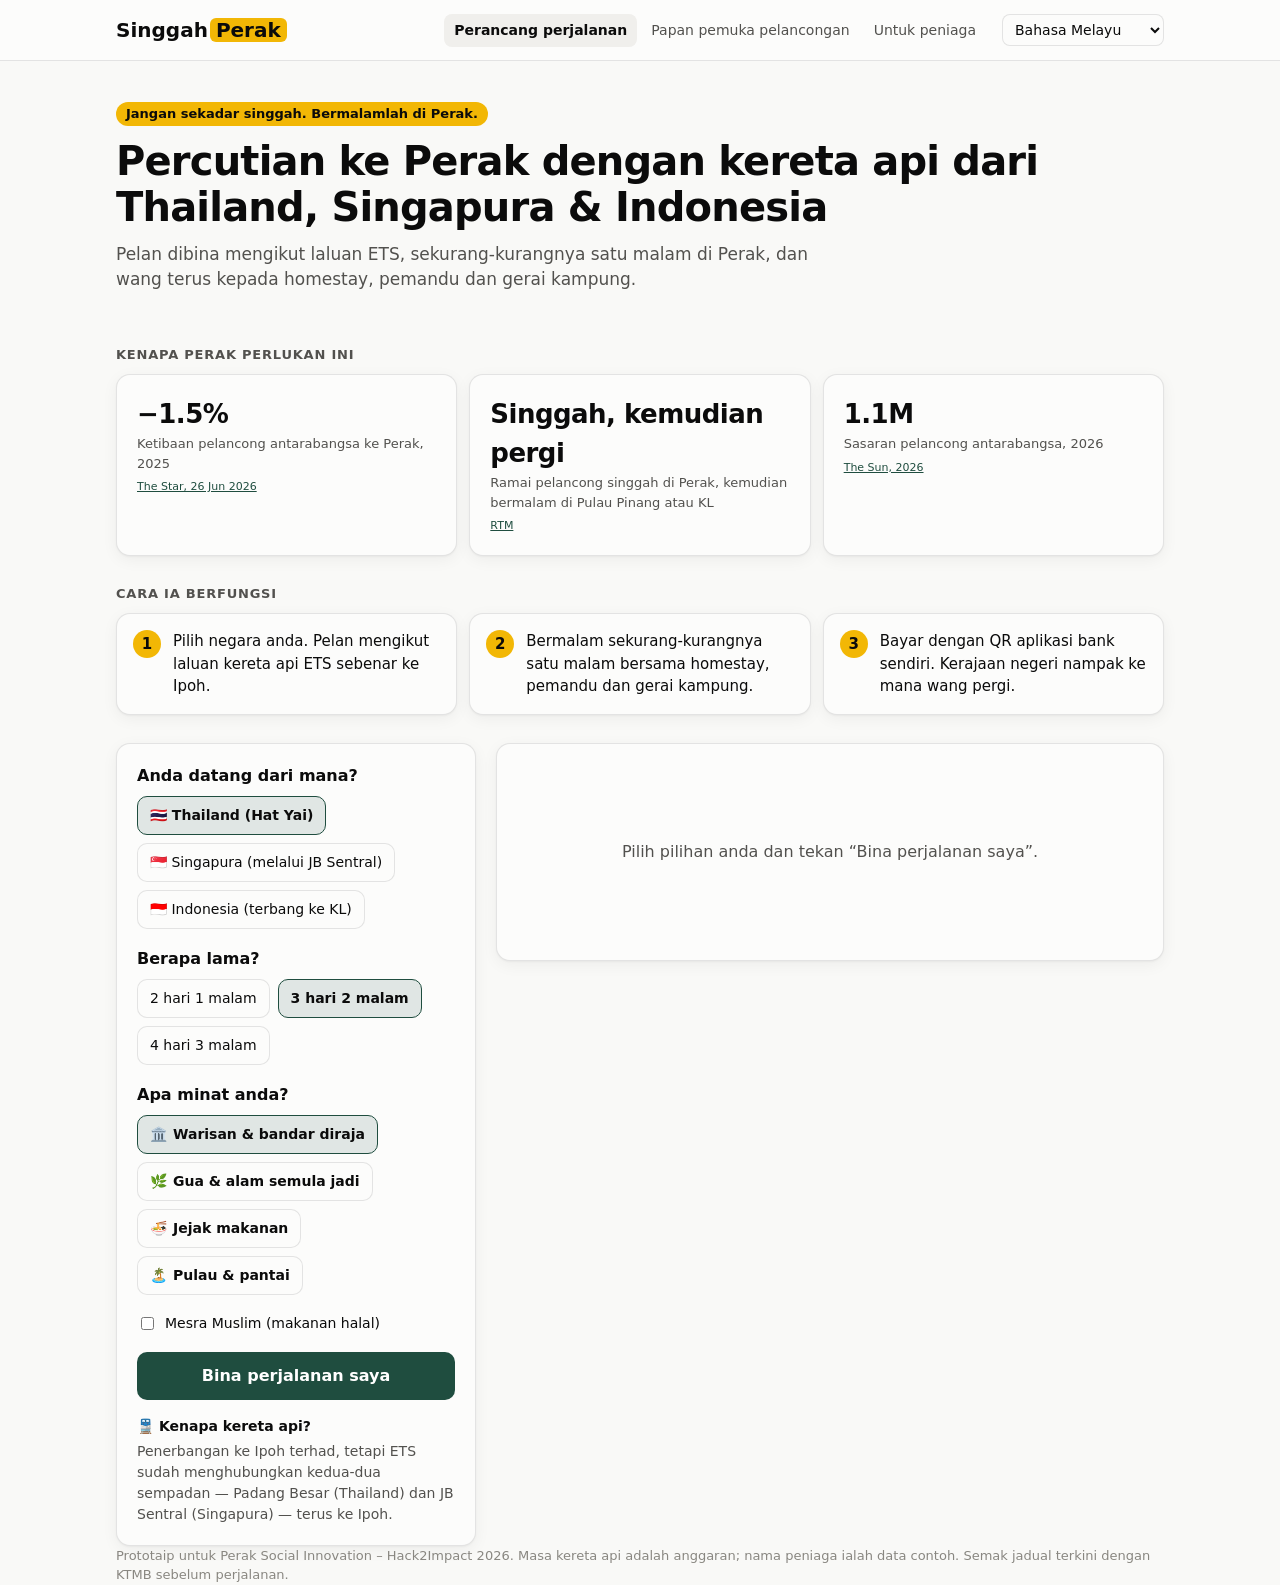
<file: index.html>
<!doctype html>
<html lang="ms">
<head>
  <meta charset="utf-8">
  <meta name="viewport" content="width=device-width, initial-scale=1">
  <title>SinggahPerak</title>
  <meta name="description" content="Rail-first trips to Perak from Thailand, Singapore and Indonesia, with money going to kampung sellers.">
  <link rel="stylesheet" href="assets/css/style.css">
</head>
<body>
  <header class="top">
    <div class="wrap">
      <a class="logo" href="index.html">Singgah<span>Perak</span></a>
      <nav class="nav">
        <a href="index.html" aria-current="page" data-i18n="nav_planner"></a>
        <a href="dashboard.html" data-i18n="nav_dashboard"></a>
        <a href="seller.html" data-i18n="nav_seller"></a>
      </nav>
      <select id="lang" aria-label="Language"></select>
    </div>
  </header>

  <main class="wrap">
    <section class="hero">
      <span class="tag" data-i18n="tagline"></span>
      <h1 data-i18n="hero_title"></h1>
      <p data-i18n="hero_sub"></p>
    </section>

    <section class="problem" aria-labelledby="prob-title">
      <h2 class="section-title" id="prob-title" data-i18n="prob_title"></h2>
      <div class="tiles three">
        <div class="card tile">
          <div class="v">−1.5%</div>
          <div class="k" data-i18n="prob_intl"></div>
          <div class="src"><a href="https://www.thestar.com.my/metro/metro-news/2026/06/26/foreign-visitors-down-domestic-tourists-up-in-perak" target="_blank" rel="noopener">The Star, 26 Jun 2026</a></div>
        </div>
        <div class="card tile">
          <div class="v" data-i18n="prob_transit_v"></div>
          <div class="k" data-i18n="prob_transit"></div>
          <div class="src"><a href="https://berita.rtm.gov.my/niaga/senarai-berita-niaga/senarai-artikel/perak-fokus-tingkat-penginapan-pelancong-tarik-pelabur-hotel-antarabangsa/" target="_blank" rel="noopener">RTM</a></div>
        </div>
        <div class="card tile">
          <div class="v">1.1M</div>
          <div class="k" data-i18n="prob_target"></div>
          <div class="src"><a href="https://thesun.my/news/malaysia-news/people-issues/perak-targets-regional-tourists-from-thailand-indonesia-and-singapore-for-vm2026/" target="_blank" rel="noopener">The Sun, 2026</a></div>
        </div>
      </div>
      <h2 class="section-title" data-i18n="how_title"></h2>
      <ol class="steps">
        <li class="card"><span class="num">1</span><span data-i18n="how_1"></span></li>
        <li class="card"><span class="num">2</span><span data-i18n="how_2"></span></li>
        <li class="card"><span class="num">3</span><span data-i18n="how_3"></span></li>
      </ol>
    </section>

    <div class="spacer"></div>

    <div class="grid-2">
      <form id="planner" class="card">
        <div class="field">
          <span class="label" data-i18n="step_origin"></span>
          <div class="choices" id="origins"></div>
        </div>
        <div class="field">
          <span class="label" data-i18n="step_days"></span>
          <div class="choices">
            <label class="choice"><input type="radio" name="days" value="2"><span data-i18n="dur_2"></span></label>
            <label class="choice"><input type="radio" name="days" value="3" checked><span data-i18n="dur_3"></span></label>
            <label class="choice"><input type="radio" name="days" value="4"><span data-i18n="dur_4"></span></label>
          </div>
        </div>
        <div class="field">
          <span class="label" data-i18n="step_interests"></span>
          <div class="choices">
            <label class="choice"><input type="checkbox" name="interest" value="heritage" checked><span>🏛️ <b data-i18n="int_heritage"></b></span></label>
            <label class="choice"><input type="checkbox" name="interest" value="nature"><span>🌿 <b data-i18n="int_nature"></b></span></label>
            <label class="choice"><input type="checkbox" name="interest" value="food"><span>🍜 <b data-i18n="int_food"></b></span></label>
            <label class="choice"><input type="checkbox" name="interest" value="beach"><span>🏝️ <b data-i18n="int_beach"></b></span></label>
          </div>
        </div>
        <div class="field">
          <label class="toggle"><input type="checkbox" name="halal"> <span data-i18n="halal"></span></label>
        </div>
        <button class="btn" type="submit" data-i18n="btn_generate"></button>
        <div class="why">
          <strong>🚆 <span data-i18n="why_title"></span></strong>
          <span data-i18n="why_body"></span>
        </div>
      </form>

      <section id="plan" class="card" aria-live="polite">
        <p class="empty" data-i18n="empty_state"></p>
      </section>
    </div>
  </main>

  <dialog id="book">
    <div class="demo-banner" data-i18n="modal_demo"></div>
    <h2 data-i18n="modal_title" style="margin:16px 0 4px"></h2>
    <div id="book-summary"></div>
    <div class="qr-wrap"><canvas id="qr" width="180" height="180" aria-hidden="true"></canvas><div class="stamp">DEMO</div></div>
    <p style="text-align:center;font-size:14px;margin:0" data-i18n="modal_scan"></p>
    <div class="row">
      <button class="btn secondary" id="book-cancel" type="button" data-i18n="modal_cancel"></button>
      <button class="btn" id="book-confirm" type="button" data-i18n="modal_confirm"></button>
    </div>
  </dialog>

  <footer class="wrap">
    <span data-i18n="proto_note"></span>
    <span data-i18n="verify_trains"></span>
  </footer>

  <script src="assets/js/core.js"></script>
  <script src="assets/js/i18n.js"></script>
  <script src="assets/js/planner.js"></script>
</body>
</html>
</file>
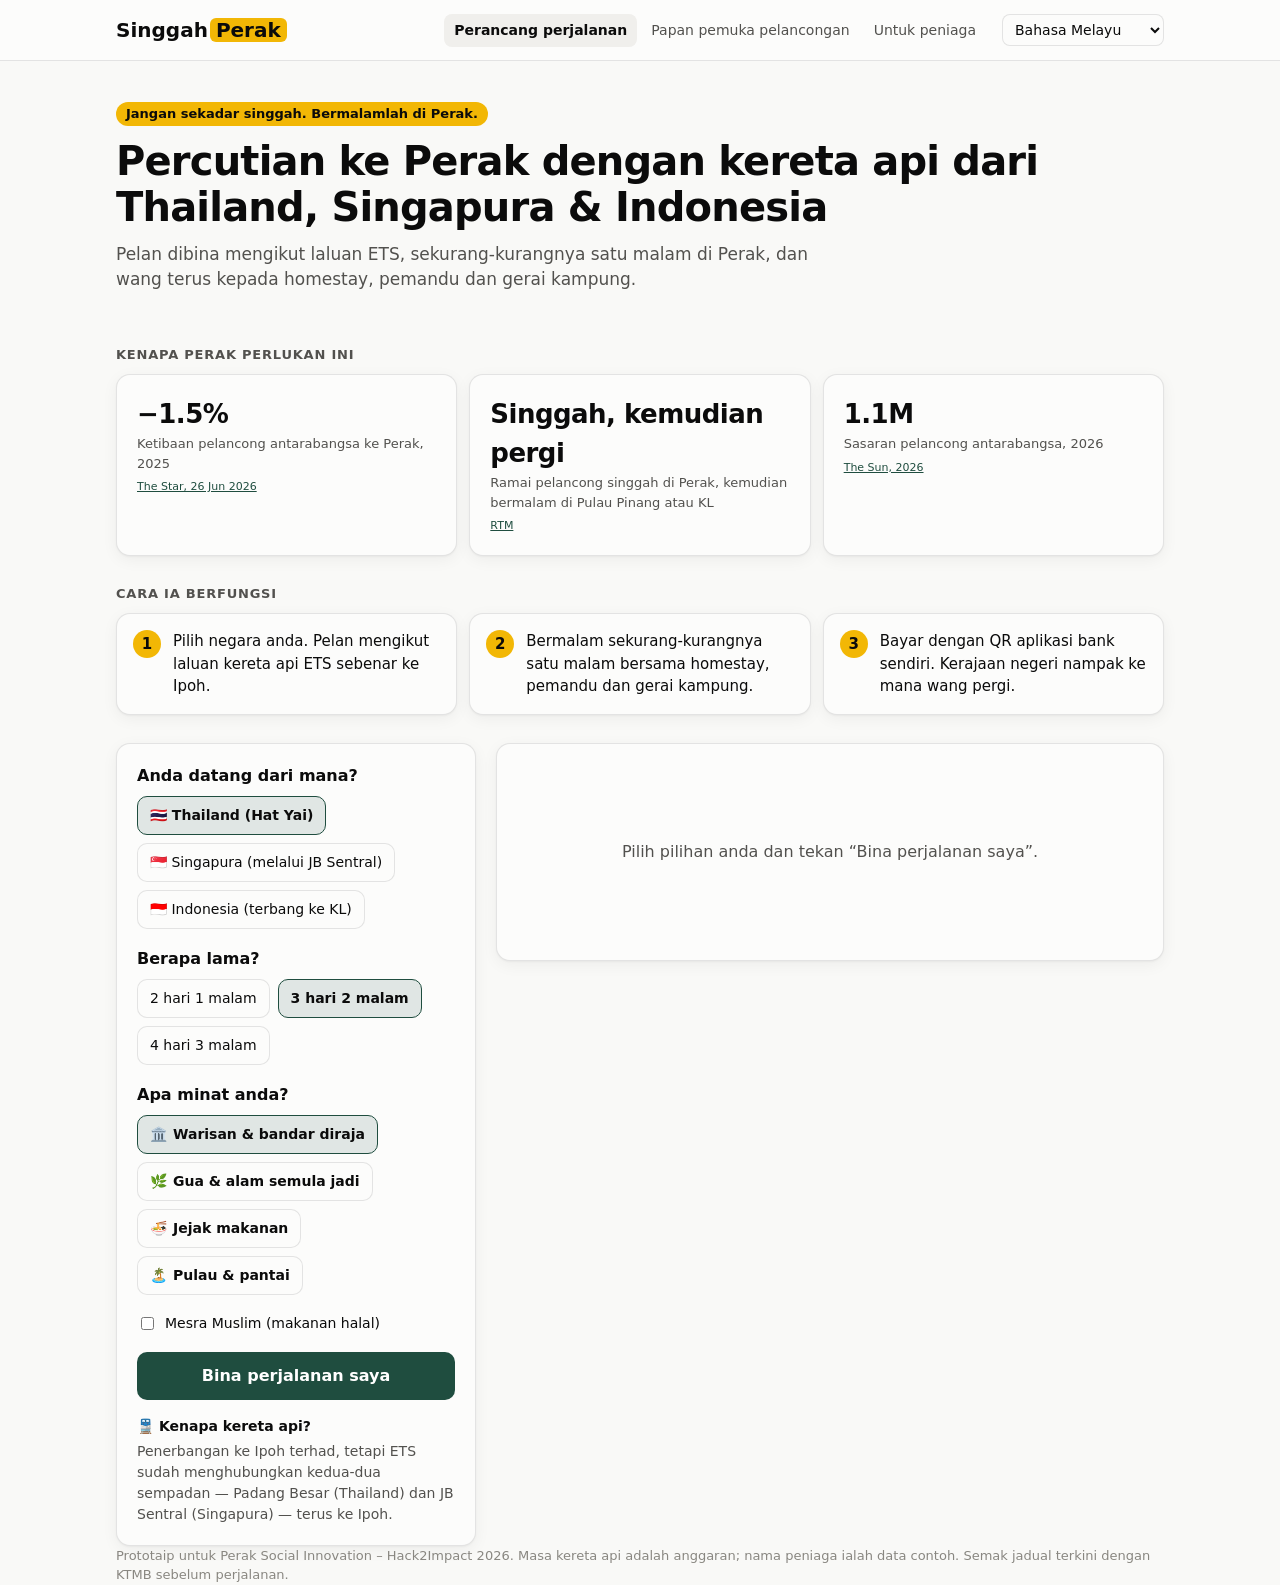
<file: public/index.html>
<!doctype html>
<html lang="ms">
<head>
  <meta charset="utf-8">
  <meta name="viewport" content="width=device-width, initial-scale=1">
  <title>SinggahPerak</title>
  <meta name="description" content="Rail-first trips to Perak from Thailand, Singapore and Indonesia, with money going to kampung sellers.">
  <link rel="stylesheet" href="assets/css/style.css">
</head>
<body>
  <header class="top">
    <div class="wrap">
      <a class="logo" href="index.html">Singgah<span>Perak</span></a>
      <nav class="nav">
        <a href="index.html" aria-current="page" data-i18n="nav_planner"></a>
        <a href="dashboard.html" data-i18n="nav_dashboard"></a>
        <a href="seller.html" data-i18n="nav_seller"></a>
      </nav>
      <select id="lang" aria-label="Language"></select>
    </div>
  </header>

  <main class="wrap">
    <section class="hero">
      <span class="tag" data-i18n="tagline"></span>
      <h1 data-i18n="hero_title"></h1>
      <p data-i18n="hero_sub"></p>
    </section>

    <section class="problem" aria-labelledby="prob-title">
      <h2 class="section-title" id="prob-title" data-i18n="prob_title"></h2>
      <div class="tiles three">
        <div class="card tile">
          <div class="v">−1.5%</div>
          <div class="k" data-i18n="prob_intl"></div>
          <div class="src"><a href="https://www.thestar.com.my/metro/metro-news/2026/06/26/foreign-visitors-down-domestic-tourists-up-in-perak" target="_blank" rel="noopener">The Star, 26 Jun 2026</a></div>
        </div>
        <div class="card tile">
          <div class="v" data-i18n="prob_transit_v"></div>
          <div class="k" data-i18n="prob_transit"></div>
          <div class="src"><a href="https://berita.rtm.gov.my/niaga/senarai-berita-niaga/senarai-artikel/perak-fokus-tingkat-penginapan-pelancong-tarik-pelabur-hotel-antarabangsa/" target="_blank" rel="noopener">RTM</a></div>
        </div>
        <div class="card tile">
          <div class="v">1.1M</div>
          <div class="k" data-i18n="prob_target"></div>
          <div class="src"><a href="https://thesun.my/news/malaysia-news/people-issues/perak-targets-regional-tourists-from-thailand-indonesia-and-singapore-for-vm2026/" target="_blank" rel="noopener">The Sun, 2026</a></div>
        </div>
      </div>
      <h2 class="section-title" data-i18n="how_title"></h2>
      <ol class="steps">
        <li class="card"><span class="num">1</span><span data-i18n="how_1"></span></li>
        <li class="card"><span class="num">2</span><span data-i18n="how_2"></span></li>
        <li class="card"><span class="num">3</span><span data-i18n="how_3"></span></li>
      </ol>
    </section>

    <div class="spacer"></div>

    <div class="grid-2">
      <form id="planner" class="card">
        <div class="field">
          <span class="label" data-i18n="step_origin"></span>
          <div class="choices" id="origins"></div>
        </div>
        <div class="field">
          <span class="label" data-i18n="step_days"></span>
          <div class="choices">
            <label class="choice"><input type="radio" name="days" value="2"><span data-i18n="dur_2"></span></label>
            <label class="choice"><input type="radio" name="days" value="3" checked><span data-i18n="dur_3"></span></label>
            <label class="choice"><input type="radio" name="days" value="4"><span data-i18n="dur_4"></span></label>
          </div>
        </div>
        <div class="field">
          <span class="label" data-i18n="step_interests"></span>
          <div class="choices">
            <label class="choice"><input type="checkbox" name="interest" value="heritage" checked><span>🏛️ <b data-i18n="int_heritage"></b></span></label>
            <label class="choice"><input type="checkbox" name="interest" value="nature"><span>🌿 <b data-i18n="int_nature"></b></span></label>
            <label class="choice"><input type="checkbox" name="interest" value="food"><span>🍜 <b data-i18n="int_food"></b></span></label>
            <label class="choice"><input type="checkbox" name="interest" value="beach"><span>🏝️ <b data-i18n="int_beach"></b></span></label>
          </div>
        </div>
        <div class="field">
          <label class="toggle"><input type="checkbox" name="halal"> <span data-i18n="halal"></span></label>
        </div>
        <button class="btn" type="submit" data-i18n="btn_generate"></button>
        <div class="why">
          <strong>🚆 <span data-i18n="why_title"></span></strong>
          <span data-i18n="why_body"></span>
        </div>
      </form>

      <section id="plan" class="card" aria-live="polite">
        <p class="empty" data-i18n="empty_state"></p>
      </section>
    </div>
  </main>

  <dialog id="book">
    <div class="demo-banner" data-i18n="modal_demo"></div>
    <h2 data-i18n="modal_title" style="margin:16px 0 4px"></h2>
    <div id="book-summary"></div>
    <div class="qr-wrap"><canvas id="qr" width="180" height="180" aria-hidden="true"></canvas><div class="stamp">DEMO</div></div>
    <p style="text-align:center;font-size:14px;margin:0" data-i18n="modal_scan"></p>
    <div class="row">
      <button class="btn secondary" id="book-cancel" type="button" data-i18n="modal_cancel"></button>
      <button class="btn" id="book-confirm" type="button" data-i18n="modal_confirm"></button>
    </div>
  </dialog>

  <footer class="wrap">
    <span data-i18n="proto_note"></span>
    <span data-i18n="verify_trains"></span>
  </footer>

  <script src="assets/js/trains.js"></script>
  <script src="assets/js/core.js"></script>
  <script src="assets/js/i18n.js"></script>
  <script src="assets/js/planner.js"></script>
</body>
</html>
</file>
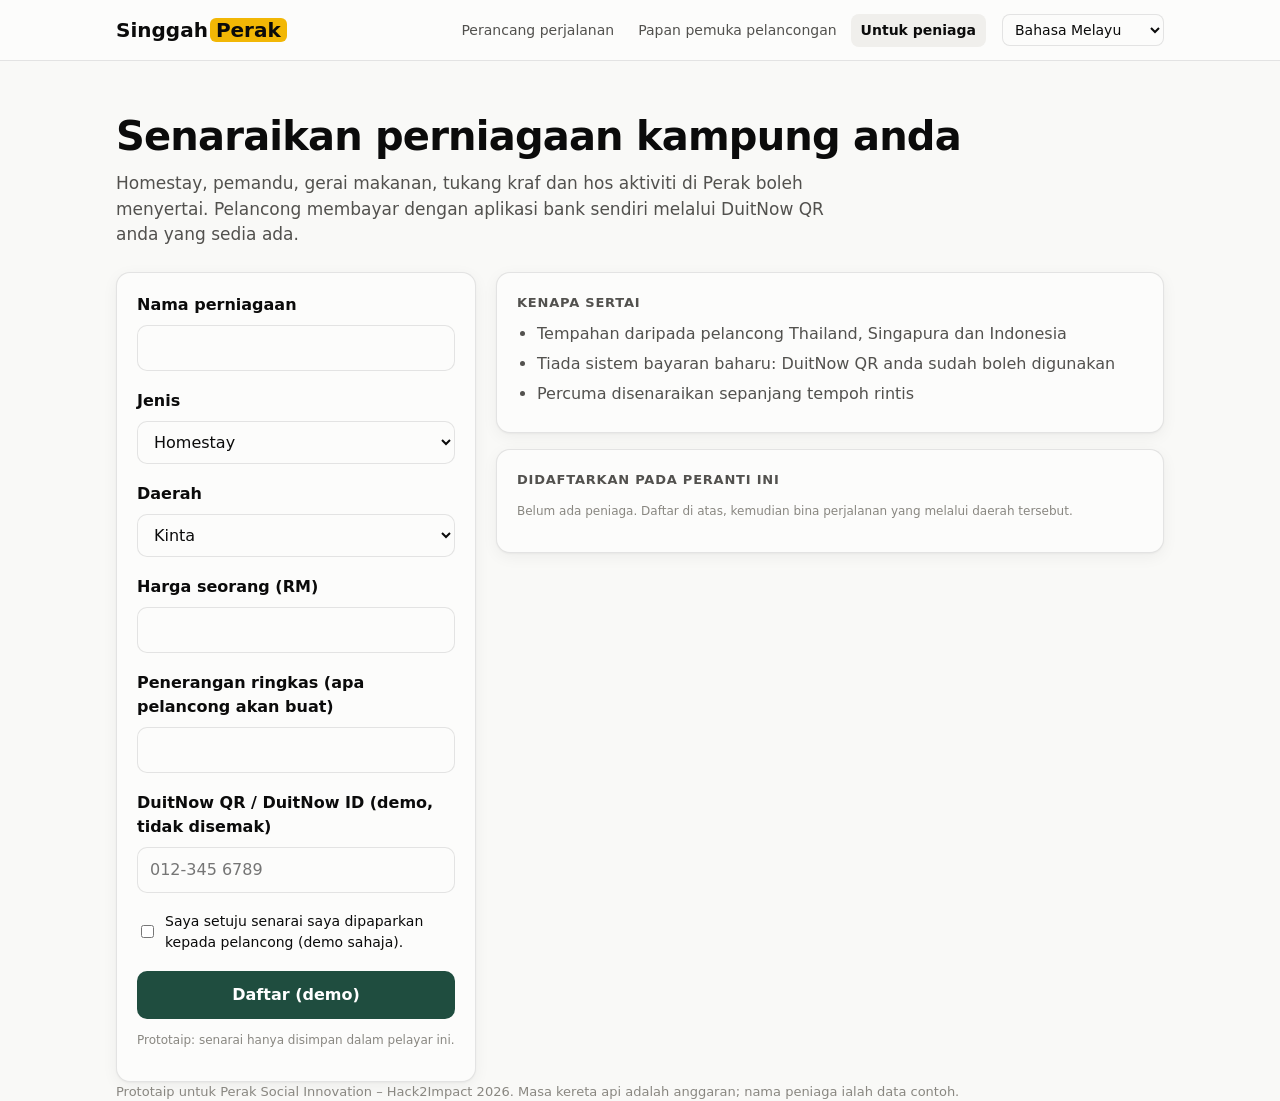
<file: seller.html>
<!doctype html>
<html lang="ms">
<head>
  <meta charset="utf-8">
  <meta name="viewport" content="width=device-width, initial-scale=1">
  <title>SinggahPerak Sellers</title>
  <meta name="description" content="Kampung sellers in Perak list their homestays, guiding, food and crafts on SinggahPerak.">
  <link rel="stylesheet" href="assets/css/style.css">
</head>
<body>
  <header class="top">
    <div class="wrap">
      <a class="logo" href="index.html">Singgah<span>Perak</span></a>
      <nav class="nav">
        <a href="index.html" data-i18n="nav_planner"></a>
        <a href="dashboard.html" data-i18n="nav_dashboard"></a>
        <a href="seller.html" aria-current="page" data-i18n="nav_seller"></a>
      </nav>
      <select id="lang" aria-label="Language"></select>
    </div>
  </header>

  <main class="wrap">
    <section class="hero">
      <h1 data-i18n="sel_title"></h1>
      <p data-i18n="sel_sub"></p>
    </section>

    <div class="grid-2">
      <form id="seller-form" class="card">
        <div class="field">
          <label class="label" for="f-name" data-i18n="f_name"></label>
          <input class="input" id="f-name" name="name" required maxlength="60">
        </div>
        <div class="field">
          <label class="label" for="f-type" data-i18n="f_type"></label>
          <select class="input" id="f-type" name="type"></select>
        </div>
        <div class="field">
          <label class="label" for="f-district" data-i18n="f_district"></label>
          <select class="input" id="f-district" name="district"></select>
        </div>
        <div class="field">
          <label class="label" for="f-price" data-i18n="f_price"></label>
          <input class="input" id="f-price" name="price" type="number" min="1" max="2000" step="1" required>
        </div>
        <div class="field">
          <label class="label" for="f-desc" data-i18n="f_desc"></label>
          <input class="input" id="f-desc" name="desc" maxlength="100">
        </div>
        <div class="field">
          <label class="label" for="f-duitnow" data-i18n="f_duitnow"></label>
          <input class="input" id="f-duitnow" name="duitnow" maxlength="40" placeholder="012-345 6789">
        </div>
        <div class="field">
          <label class="toggle"><input type="checkbox" name="consent" required> <span data-i18n="f_consent"></span></label>
        </div>
        <button class="btn" type="submit" data-i18n="f_submit"></button>
        <p class="note" data-i18n="sel_note"></p>
      </form>

      <div>
        <section class="card">
          <h2 class="section-title" style="margin-top:0" data-i18n="sel_why_title"></h2>
          <ul class="why-list">
            <li data-i18n="sel_why_1"></li>
            <li data-i18n="sel_why_2"></li>
            <li data-i18n="sel_why_3"></li>
          </ul>
        </section>
        <section class="card" style="margin-top:16px">
          <h2 class="section-title" style="margin-top:0" data-i18n="sel_list"></h2>
          <div id="seller-list"></div>
        </section>
      </div>
    </div>
  </main>

  <footer class="wrap">
    <span data-i18n="proto_note"></span>
  </footer>

  <script src="assets/js/core.js"></script>
  <script src="assets/js/i18n.js"></script>
  <script src="assets/js/seller.js"></script>
</body>
</html>
</file>
<file: assets/css/style.css>
:root {
  color-scheme: light;
  --bg: #f9f9f7;
  --surface: #fcfcfb;
  --surface-2: #f0efec;
  --ink: #0b0b0b;
  --ink-2: #52514e;
  --muted: #898781;
  --line: #e1e0d9;
  --border: rgba(11, 11, 11, 0.1);
  --brand: #1f4d3f;        /* deep green */
  --brand-ink: #ffffff;
  --gold: #f2b705;         /* Perak yellow */
  --gold-ink: #0b0b0b;
  --series-1: #2a78d6;
  --good: #006300;
  --radius: 14px;
  --shadow: 0 1px 2px rgba(0, 0, 0, 0.04), 0 4px 16px rgba(0, 0, 0, 0.05);
  font-family: system-ui, -apple-system, "Segoe UI", "Noto Sans Thai", "Noto Sans SC", sans-serif;
}

@media (prefers-color-scheme: dark) {
  :root:where(:not([data-theme="light"])) {
    color-scheme: dark;
    --bg: #0d0d0d;
    --surface: #1a1a19;
    --surface-2: #262624;
    --ink: #f0efec;
    --ink-2: #c3c2b7;
    --line: #2c2c2a;
    --border: rgba(255, 255, 255, 0.1);
    --brand: #4fae8f;
    --brand-ink: #0b0b0b;
    --series-1: #3987e5;
    --good: #0ca30c;
  }
}
:root[data-theme="dark"] {
  color-scheme: dark;
  --bg: #0d0d0d;
  --surface: #1a1a19;
  --surface-2: #262624;
  --ink: #f0efec;
  --ink-2: #c3c2b7;
  --line: #2c2c2a;
  --border: rgba(255, 255, 255, 0.1);
  --brand: #4fae8f;
  --brand-ink: #0b0b0b;
  --series-1: #3987e5;
  --good: #0ca30c;
}

* { box-sizing: border-box; }
body {
  margin: 0;
  background: var(--bg);
  color: var(--ink);
  line-height: 1.5;
}
a { color: var(--brand); }
.wrap { max-width: 1080px; margin: 0 auto; padding: 0 16px; }

/* Header */
.top {
  position: sticky; top: 0; z-index: 10;
  background: var(--surface);
  border-bottom: 1px solid var(--border);
}
.top .wrap { display: flex; align-items: center; gap: 16px; height: 60px; }
.logo { font-weight: 800; font-size: 20px; text-decoration: none; color: var(--ink); white-space: nowrap; }
.logo span { background: var(--gold); color: var(--gold-ink); padding: 0 6px; border-radius: 6px; margin-left: 2px; }
.nav { display: flex; gap: 4px; margin-left: auto; }
.nav a {
  text-decoration: none; color: var(--ink-2); padding: 6px 10px; border-radius: 8px; font-size: 14px; white-space: nowrap;
}
.nav a[aria-current="page"] { background: var(--surface-2); color: var(--ink); font-weight: 600; }
@media (max-width: 640px) {
  .top .wrap { flex-wrap: wrap; height: auto; padding-top: 10px; padding-bottom: 8px; gap: 8px; }
  .nav { order: 3; width: 100%; margin-left: 0; overflow-x: auto; }
  select#lang { margin-left: auto; max-width: 150px; }
}
select#lang {
  font: inherit; font-size: 14px; padding: 6px 8px; border-radius: 8px;
  border: 1px solid var(--border); background: var(--surface); color: var(--ink);
}

/* Hero */
.hero { padding: 40px 0 24px; }
.hero .tag { display: inline-block; background: var(--gold); color: var(--gold-ink); font-weight: 700; font-size: 13px; padding: 2px 10px; border-radius: 999px; }
.hero h1 { font-size: clamp(26px, 4.5vw, 40px); line-height: 1.15; margin: 12px 0; letter-spacing: -0.02em; }
.hero p { color: var(--ink-2); max-width: 720px; margin: 0; font-size: 17px; }

/* Cards */
.card {
  background: var(--surface); border: 1px solid var(--border); border-radius: var(--radius);
  box-shadow: var(--shadow); padding: 20px;
}
.grid-2 { display: grid; grid-template-columns: 360px 1fr; gap: 20px; align-items: start; }
@media (max-width: 860px) { .grid-2 { grid-template-columns: 1fr; } }

/* Form */
.field { margin-bottom: 18px; }
.field > .label { font-weight: 700; margin-bottom: 8px; display: block; }
.choices { display: flex; flex-wrap: wrap; gap: 8px; }
.choice { position: relative; }
.choice input { position: absolute; opacity: 0; inset: 0; cursor: pointer; }
.choice span {
  display: inline-flex; align-items: center; gap: 6px;
  padding: 8px 12px; border-radius: 10px; border: 1px solid var(--border);
  background: var(--surface); font-size: 14px; cursor: pointer;
}
.choice input:checked + span { border-color: var(--brand); background: color-mix(in srgb, var(--brand) 12%, transparent); font-weight: 600; }
.choice input:focus-visible + span { outline: 2px solid var(--brand); outline-offset: 2px; }
.toggle { display: flex; gap: 8px; align-items: center; font-size: 14px; cursor: pointer; }
.btn {
  font: inherit; font-weight: 700; border: 0; cursor: pointer;
  background: var(--brand); color: var(--brand-ink);
  padding: 12px 18px; border-radius: 10px; width: 100%;
}
.btn:hover { filter: brightness(1.08); }
.btn.secondary { background: var(--surface-2); color: var(--ink); }
.btn.gold { background: var(--gold); color: var(--gold-ink); }

.why { margin-top: 16px; font-size: 14px; color: var(--ink-2); }
.why strong { color: var(--ink); display: block; margin-bottom: 4px; }

/* Plan */
.plan-head { display: grid; grid-template-columns: repeat(4, 1fr); gap: 12px; margin-bottom: 16px; }
@media (max-width: 600px) { .plan-head { grid-template-columns: repeat(2, 1fr); } }
.stat { background: var(--surface-2); border-radius: 12px; padding: 12px; }
.stat .v { font-size: 22px; font-weight: 800; }
.stat .k { font-size: 12px; color: var(--ink-2); }
.stat.highlight { background: var(--gold); color: var(--gold-ink); }
.stat.highlight .k { color: var(--gold-ink); }

.day { margin: 18px 0 6px; font-weight: 800; font-size: 15px; }
.item {
  display: grid; grid-template-columns: 64px 1fr auto; gap: 12px; align-items: start;
  padding: 12px 0; border-top: 1px solid var(--line);
}
.item .time { font-variant-numeric: tabular-nums; color: var(--ink-2); font-size: 13px; padding-top: 2px; }
.item .name { font-weight: 600; }
.item .desc { color: var(--ink-2); font-size: 14px; }
.item .rm { font-variant-numeric: tabular-nums; font-size: 14px; color: var(--ink-2); white-space: nowrap; }
.pill { display: inline-block; font-size: 11px; font-weight: 700; padding: 1px 8px; border-radius: 999px; margin: 4px 4px 0 0; background: var(--surface-2); color: var(--ink-2); }
.pill.rail { background: color-mix(in srgb, var(--series-1) 16%, transparent); color: var(--ink); }
.pill.kampung { background: color-mix(in srgb, var(--brand) 16%, transparent); color: var(--ink); }
.pill.sample { border: 1px dashed var(--muted); background: transparent; }
.pay { margin-top: 16px; padding: 14px; border-radius: 12px; background: var(--surface-2); font-size: 14px; }
.pay strong { display: block; }
.note { font-size: 12px; color: var(--muted); margin-top: 12px; }
.empty { color: var(--ink-2); text-align: center; padding: 60px 16px; }

/* Modal */
dialog {
  border: 1px solid var(--border); border-radius: var(--radius); padding: 24px; max-width: 420px; width: calc(100% - 32px);
  background: var(--surface); color: var(--ink);
}
dialog::backdrop { background: rgba(0, 0, 0, 0.45); }
.demo-banner { background: #fab219; color: #0b0b0b; font-weight: 800; text-align: center; padding: 6px; border-radius: 8px; font-size: 13px; }
.qr-wrap { position: relative; width: 180px; height: 180px; margin: 16px auto; }
.qr-wrap canvas { width: 180px; height: 180px; border-radius: 8px; background: #fff; }
.qr-wrap .stamp {
  position: absolute; inset: 0; display: grid; place-items: center;
  font-weight: 900; font-size: 34px; color: #d03b3b; transform: rotate(-18deg); text-shadow: 0 0 6px #fff;
}
.seller-list { font-size: 14px; margin: 0; padding-left: 18px; color: var(--ink-2); }
.row { display: flex; gap: 8px; margin-top: 16px; }

.toast {
  position: fixed; bottom: 20px; left: 50%; transform: translateX(-50%);
  background: var(--ink); color: var(--bg); padding: 12px 18px; border-radius: 10px; font-weight: 600;
  box-shadow: var(--shadow); z-index: 50; max-width: calc(100% - 32px);
}

footer { padding: 32px 0 48px; color: var(--muted); font-size: 13px; }

/* Dashboard */
.section-title { font-size: 13px; font-weight: 800; text-transform: uppercase; letter-spacing: 0.06em; color: var(--ink-2); margin: 28px 0 10px; }
.tiles { display: grid; grid-template-columns: repeat(4, 1fr); gap: 12px; }
.tiles.three { grid-template-columns: repeat(3, 1fr); }
@media (max-width: 760px) { .tiles, .tiles.three { grid-template-columns: repeat(2, 1fr); } }
.tile .v { font-size: 30px; font-weight: 800; letter-spacing: -0.02em; }
.tile .k { font-size: 13px; color: var(--ink-2); }
.tile .src { font-size: 11px; color: var(--muted); margin-top: 6px; }
.charts { display: grid; grid-template-columns: 1fr 1fr; gap: 16px; }
@media (max-width: 860px) { .charts { grid-template-columns: 1fr; } }
.chart-card h3 { margin: 0 0 12px; font-size: 15px; }
.chart-box { position: relative; height: 240px; }
#map { height: 300px; border-radius: 10px; z-index: 0; }
details { margin-top: 10px; font-size: 13px; }
summary { cursor: pointer; color: var(--ink-2); }
table { width: 100%; border-collapse: collapse; font-size: 13px; margin-top: 8px; }
th, td { text-align: left; padding: 6px 8px; border-bottom: 1px solid var(--line); }
td.num, th.num { text-align: right; font-variant-numeric: tabular-nums; }
.live-dot { display: inline-block; width: 8px; height: 8px; border-radius: 50%; background: #0ca30c; margin-right: 6px; }
.toolbar { display: flex; gap: 12px; align-items: center; flex-wrap: wrap; }
.toolbar .btn { width: auto; }

/* Problem section + how it works */
.problem .tile .v { font-size: 26px; }
.steps { list-style: none; padding: 0; margin: 0; display: grid; grid-template-columns: repeat(3, 1fr); gap: 12px; }
@media (max-width: 760px) { .steps { grid-template-columns: 1fr; } }
.steps li { display: flex; gap: 12px; align-items: flex-start; font-size: 15px; padding: 16px; }
.steps .num {
  flex: none; width: 28px; height: 28px; border-radius: 50%; display: grid; place-items: center;
  background: var(--gold); color: var(--gold-ink); font-weight: 800;
}
.spacer { height: 28px; }

/* Singgah vs Bermalam */
.cmp { background: var(--surface-2); border-radius: 12px; padding: 14px; margin-bottom: 8px; }
.cmp-head { display: flex; justify-content: space-between; gap: 8px; flex-wrap: wrap; margin-bottom: 10px; }
.cmp-x { font-weight: 800; color: var(--good); }
.cmp-row { display: grid; grid-template-columns: minmax(110px, 38%) 1fr auto; gap: 10px; align-items: center; margin-top: 6px; font-size: 13px; }
.cmp-label { color: var(--ink-2); }
.cmp-track { height: 12px; background: var(--surface); border-radius: 6px; overflow: hidden; }
.cmp-bar { height: 100%; border-radius: 6px; }
.cmp-bar.stop { background: var(--muted); }
.cmp-bar.stay { background: var(--brand); }
.cmp-val { font-variant-numeric: tabular-nums; font-weight: 700; }

/* Sellers on route / seller list */
.extras { margin-top: 16px; padding: 14px; border-radius: 12px; border: 1px dashed var(--brand); }
.extra { display: flex; justify-content: space-between; align-items: center; gap: 12px; padding: 10px 0; border-top: 1px solid var(--line); }
.extras > strong + .extra { margin-top: 8px; }
.extra .name { font-weight: 600; }
.extra .desc { color: var(--ink-2); font-size: 13px; }
.extra .btn { width: auto; flex: none; padding: 8px 12px; font-size: 13px; }

/* Forms */
.input {
  font: inherit; width: 100%; padding: 10px 12px; border-radius: 10px;
  border: 1px solid var(--border); background: var(--surface); color: var(--ink);
}
.input:focus-visible { outline: 2px solid var(--brand); outline-offset: 1px; }
.why-list { margin: 0; padding-left: 20px; color: var(--ink-2); }
.why-list li { margin: 6px 0; }

/* Impact calculator */
.impact-grid { display: grid; grid-template-columns: repeat(4, 1fr); gap: 12px; margin-bottom: 12px; }
@media (max-width: 760px) { .impact-grid { grid-template-columns: 1fr 1fr; } }
.impact-grid .label { font-size: 13px; font-weight: 600; margin-bottom: 4px; display: block; }
.impact .tile { box-shadow: none; background: var(--surface-2); }
.tiles > *, .impact-grid > * { min-width: 0; }
.impact .tile .v { font-size: clamp(20px, 6vw, 30px); overflow-wrap: anywhere; }
@media (max-width: 640px) { .nav a { padding: 6px 8px; font-size: 13px; } }
</file>
<file: public/assets/css/style.css>
:root {
  color-scheme: light;
  --bg: #f9f9f7;
  --surface: #fcfcfb;
  --surface-2: #f0efec;
  --ink: #0b0b0b;
  --ink-2: #52514e;
  --muted: #898781;
  --line: #e1e0d9;
  --border: rgba(11, 11, 11, 0.1);
  --brand: #1f4d3f;        /* deep green */
  --brand-ink: #ffffff;
  --gold: #f2b705;         /* Perak yellow */
  --gold-ink: #0b0b0b;
  --series-1: #2a78d6;
  --good: #006300;
  --radius: 14px;
  --shadow: 0 1px 2px rgba(0, 0, 0, 0.04), 0 4px 16px rgba(0, 0, 0, 0.05);
  font-family: system-ui, -apple-system, "Segoe UI", "Noto Sans Thai", "Noto Sans SC", sans-serif;
}

@media (prefers-color-scheme: dark) {
  :root:where(:not([data-theme="light"])) {
    color-scheme: dark;
    --bg: #0d0d0d;
    --surface: #1a1a19;
    --surface-2: #262624;
    --ink: #f0efec;
    --ink-2: #c3c2b7;
    --line: #2c2c2a;
    --border: rgba(255, 255, 255, 0.1);
    --brand: #4fae8f;
    --brand-ink: #0b0b0b;
    --series-1: #3987e5;
    --good: #0ca30c;
  }
}
:root[data-theme="dark"] {
  color-scheme: dark;
  --bg: #0d0d0d;
  --surface: #1a1a19;
  --surface-2: #262624;
  --ink: #f0efec;
  --ink-2: #c3c2b7;
  --line: #2c2c2a;
  --border: rgba(255, 255, 255, 0.1);
  --brand: #4fae8f;
  --brand-ink: #0b0b0b;
  --series-1: #3987e5;
  --good: #0ca30c;
}

* { box-sizing: border-box; }
body {
  margin: 0;
  background: var(--bg);
  color: var(--ink);
  line-height: 1.5;
}
a { color: var(--brand); }
.wrap { max-width: 1080px; margin: 0 auto; padding: 0 16px; }

/* Header */
.top {
  position: sticky; top: 0; z-index: 10;
  background: var(--surface);
  border-bottom: 1px solid var(--border);
}
.top .wrap { display: flex; align-items: center; gap: 16px; height: 60px; }
.logo { font-weight: 800; font-size: 20px; text-decoration: none; color: var(--ink); white-space: nowrap; }
.logo span { background: var(--gold); color: var(--gold-ink); padding: 0 6px; border-radius: 6px; margin-left: 2px; }
.nav { display: flex; gap: 4px; margin-left: auto; }
.nav a {
  text-decoration: none; color: var(--ink-2); padding: 6px 10px; border-radius: 8px; font-size: 14px; white-space: nowrap;
}
.nav a[aria-current="page"] { background: var(--surface-2); color: var(--ink); font-weight: 600; }
@media (max-width: 640px) {
  .top .wrap { flex-wrap: wrap; height: auto; padding-top: 10px; padding-bottom: 8px; gap: 8px; }
  .nav { order: 3; width: 100%; margin-left: 0; overflow-x: auto; }
  select#lang { margin-left: auto; max-width: 150px; }
}
select#lang {
  font: inherit; font-size: 14px; padding: 6px 8px; border-radius: 8px;
  border: 1px solid var(--border); background: var(--surface); color: var(--ink);
}

/* Hero */
.hero { padding: 40px 0 24px; }
.hero .tag { display: inline-block; background: var(--gold); color: var(--gold-ink); font-weight: 700; font-size: 13px; padding: 2px 10px; border-radius: 999px; }
.hero h1 { font-size: clamp(26px, 4.5vw, 40px); line-height: 1.15; margin: 12px 0; letter-spacing: -0.02em; }
.hero p { color: var(--ink-2); max-width: 720px; margin: 0; font-size: 17px; }

/* Cards */
.card {
  background: var(--surface); border: 1px solid var(--border); border-radius: var(--radius);
  box-shadow: var(--shadow); padding: 20px;
}
.grid-2 { display: grid; grid-template-columns: 360px 1fr; gap: 20px; align-items: start; }
@media (max-width: 860px) { .grid-2 { grid-template-columns: 1fr; } }

/* Form */
.field { margin-bottom: 18px; }
.field > .label { font-weight: 700; margin-bottom: 8px; display: block; }
.choices { display: flex; flex-wrap: wrap; gap: 8px; }
.choice { position: relative; }
.choice input { position: absolute; opacity: 0; inset: 0; cursor: pointer; }
.choice span {
  display: inline-flex; align-items: center; gap: 6px;
  padding: 8px 12px; border-radius: 10px; border: 1px solid var(--border);
  background: var(--surface); font-size: 14px; cursor: pointer;
}
.choice input:checked + span { border-color: var(--brand); background: color-mix(in srgb, var(--brand) 12%, transparent); font-weight: 600; }
.choice input:focus-visible + span { outline: 2px solid var(--brand); outline-offset: 2px; }
.toggle { display: flex; gap: 8px; align-items: center; font-size: 14px; cursor: pointer; }
.btn {
  font: inherit; font-weight: 700; border: 0; cursor: pointer;
  background: var(--brand); color: var(--brand-ink);
  padding: 12px 18px; border-radius: 10px; width: 100%;
}
.btn:hover { filter: brightness(1.08); }
.btn.secondary { background: var(--surface-2); color: var(--ink); }
.btn.gold { background: var(--gold); color: var(--gold-ink); }

.why { margin-top: 16px; font-size: 14px; color: var(--ink-2); }
.why strong { color: var(--ink); display: block; margin-bottom: 4px; }

/* Plan */
.plan-head { display: grid; grid-template-columns: repeat(4, 1fr); gap: 12px; margin-bottom: 16px; }
@media (max-width: 600px) { .plan-head { grid-template-columns: repeat(2, 1fr); } }
.stat { background: var(--surface-2); border-radius: 12px; padding: 12px; }
.stat .v { font-size: 22px; font-weight: 800; }
.stat .k { font-size: 12px; color: var(--ink-2); }
.stat.highlight { background: var(--gold); color: var(--gold-ink); }
.stat.highlight .k { color: var(--gold-ink); }

.day { margin: 18px 0 6px; font-weight: 800; font-size: 15px; }
.item {
  display: grid; grid-template-columns: 64px 1fr auto; gap: 12px; align-items: start;
  padding: 12px 0; border-top: 1px solid var(--line);
}
.item .time { font-variant-numeric: tabular-nums; color: var(--ink-2); font-size: 13px; padding-top: 2px; }
.item .name { font-weight: 600; }
.item .desc { color: var(--ink-2); font-size: 14px; }
.item .rm { font-variant-numeric: tabular-nums; font-size: 14px; color: var(--ink-2); white-space: nowrap; }
.pill { display: inline-block; font-size: 11px; font-weight: 700; padding: 1px 8px; border-radius: 999px; margin: 4px 4px 0 0; background: var(--surface-2); color: var(--ink-2); }
.pill.rail { background: color-mix(in srgb, var(--series-1) 16%, transparent); color: var(--ink); }
.pill.kampung { background: color-mix(in srgb, var(--brand) 16%, transparent); color: var(--ink); }
.pill.sample { border: 1px dashed var(--muted); background: transparent; }
.pay { margin-top: 16px; padding: 14px; border-radius: 12px; background: var(--surface-2); font-size: 14px; }
.pay strong { display: block; }
.note { font-size: 12px; color: var(--muted); margin-top: 12px; }
.empty { color: var(--ink-2); text-align: center; padding: 60px 16px; }

/* Modal */
dialog {
  border: 1px solid var(--border); border-radius: var(--radius); padding: 24px; max-width: 420px; width: calc(100% - 32px);
  background: var(--surface); color: var(--ink);
}
dialog::backdrop { background: rgba(0, 0, 0, 0.45); }
.demo-banner { background: #fab219; color: #0b0b0b; font-weight: 800; text-align: center; padding: 6px; border-radius: 8px; font-size: 13px; }
.qr-wrap { position: relative; width: 180px; height: 180px; margin: 16px auto; }
.qr-wrap canvas { width: 180px; height: 180px; border-radius: 8px; background: #fff; }
.qr-wrap .stamp {
  position: absolute; inset: 0; display: grid; place-items: center;
  font-weight: 900; font-size: 34px; color: #d03b3b; transform: rotate(-18deg); text-shadow: 0 0 6px #fff;
}
.seller-list { font-size: 14px; margin: 0; padding-left: 18px; color: var(--ink-2); }
.row { display: flex; gap: 8px; margin-top: 16px; }

.toast {
  position: fixed; bottom: 20px; left: 50%; transform: translateX(-50%);
  background: var(--ink); color: var(--bg); padding: 12px 18px; border-radius: 10px; font-weight: 600;
  box-shadow: var(--shadow); z-index: 50; max-width: calc(100% - 32px);
}

footer { padding: 32px 0 48px; color: var(--muted); font-size: 13px; }

/* Dashboard */
.section-title { font-size: 13px; font-weight: 800; text-transform: uppercase; letter-spacing: 0.06em; color: var(--ink-2); margin: 28px 0 10px; }
.tiles { display: grid; grid-template-columns: repeat(4, 1fr); gap: 12px; }
.tiles.three { grid-template-columns: repeat(3, 1fr); }
@media (max-width: 760px) { .tiles, .tiles.three { grid-template-columns: repeat(2, 1fr); } }
.tile .v { font-size: 30px; font-weight: 800; letter-spacing: -0.02em; }
.tile .k { font-size: 13px; color: var(--ink-2); }
.tile .src { font-size: 11px; color: var(--muted); margin-top: 6px; }
.charts { display: grid; grid-template-columns: 1fr 1fr; gap: 16px; }
@media (max-width: 860px) { .charts { grid-template-columns: 1fr; } }
.chart-card h3 { margin: 0 0 12px; font-size: 15px; }
.chart-box { position: relative; height: 240px; }
#map { height: 300px; border-radius: 10px; z-index: 0; }
details { margin-top: 10px; font-size: 13px; }
summary { cursor: pointer; color: var(--ink-2); }
table { width: 100%; border-collapse: collapse; font-size: 13px; margin-top: 8px; }
th, td { text-align: left; padding: 6px 8px; border-bottom: 1px solid var(--line); }
td.num, th.num { text-align: right; font-variant-numeric: tabular-nums; }
.live-dot { display: inline-block; width: 8px; height: 8px; border-radius: 50%; background: #0ca30c; margin-right: 6px; }
.toolbar { display: flex; gap: 12px; align-items: center; flex-wrap: wrap; }
.toolbar .btn { width: auto; }

/* Problem section + how it works */
.problem .tile .v { font-size: 26px; }
.steps { list-style: none; padding: 0; margin: 0; display: grid; grid-template-columns: repeat(3, 1fr); gap: 12px; }
@media (max-width: 760px) { .steps { grid-template-columns: 1fr; } }
.steps li { display: flex; gap: 12px; align-items: flex-start; font-size: 15px; padding: 16px; }
.steps .num {
  flex: none; width: 28px; height: 28px; border-radius: 50%; display: grid; place-items: center;
  background: var(--gold); color: var(--gold-ink); font-weight: 800;
}
.spacer { height: 28px; }

/* Singgah vs Bermalam */
.cmp { background: var(--surface-2); border-radius: 12px; padding: 14px; margin-bottom: 8px; }
.cmp-head { display: flex; justify-content: space-between; gap: 8px; flex-wrap: wrap; margin-bottom: 10px; }
.cmp-x { font-weight: 800; color: var(--good); }
.cmp-row { display: grid; grid-template-columns: minmax(110px, 38%) 1fr auto; gap: 10px; align-items: center; margin-top: 6px; font-size: 13px; }
.cmp-label { color: var(--ink-2); }
.cmp-track { height: 12px; background: var(--surface); border-radius: 6px; overflow: hidden; }
.cmp-bar { height: 100%; border-radius: 6px; }
.cmp-bar.stop { background: var(--muted); }
.cmp-bar.stay { background: var(--brand); }
.cmp-val { font-variant-numeric: tabular-nums; font-weight: 700; }

/* Sellers on route / seller list */
.extras { margin-top: 16px; padding: 14px; border-radius: 12px; border: 1px dashed var(--brand); }
.extra { display: flex; justify-content: space-between; align-items: center; gap: 12px; padding: 10px 0; border-top: 1px solid var(--line); }
.extras > strong + .extra { margin-top: 8px; }
.extra .name { font-weight: 600; }
.extra .desc { color: var(--ink-2); font-size: 13px; }
.extra .btn { width: auto; flex: none; padding: 8px 12px; font-size: 13px; }

/* Forms */
.input {
  font: inherit; width: 100%; padding: 10px 12px; border-radius: 10px;
  border: 1px solid var(--border); background: var(--surface); color: var(--ink);
}
.input:focus-visible { outline: 2px solid var(--brand); outline-offset: 1px; }
.why-list { margin: 0; padding-left: 20px; color: var(--ink-2); }
.why-list li { margin: 6px 0; }

/* Impact calculator */
.impact-grid { display: grid; grid-template-columns: repeat(4, 1fr); gap: 12px; margin-bottom: 12px; }
@media (max-width: 760px) { .impact-grid { grid-template-columns: 1fr 1fr; } }
.impact-grid .label { font-size: 13px; font-weight: 600; margin-bottom: 4px; display: block; }
.impact .tile { box-shadow: none; background: var(--surface-2); }
.tiles > *, .impact-grid > * { min-width: 0; }
.impact .tile .v { font-size: clamp(20px, 6vw, 30px); overflow-wrap: anywhere; }
@media (max-width: 640px) { .nav a { padding: 6px 8px; font-size: 13px; } }
</file>
